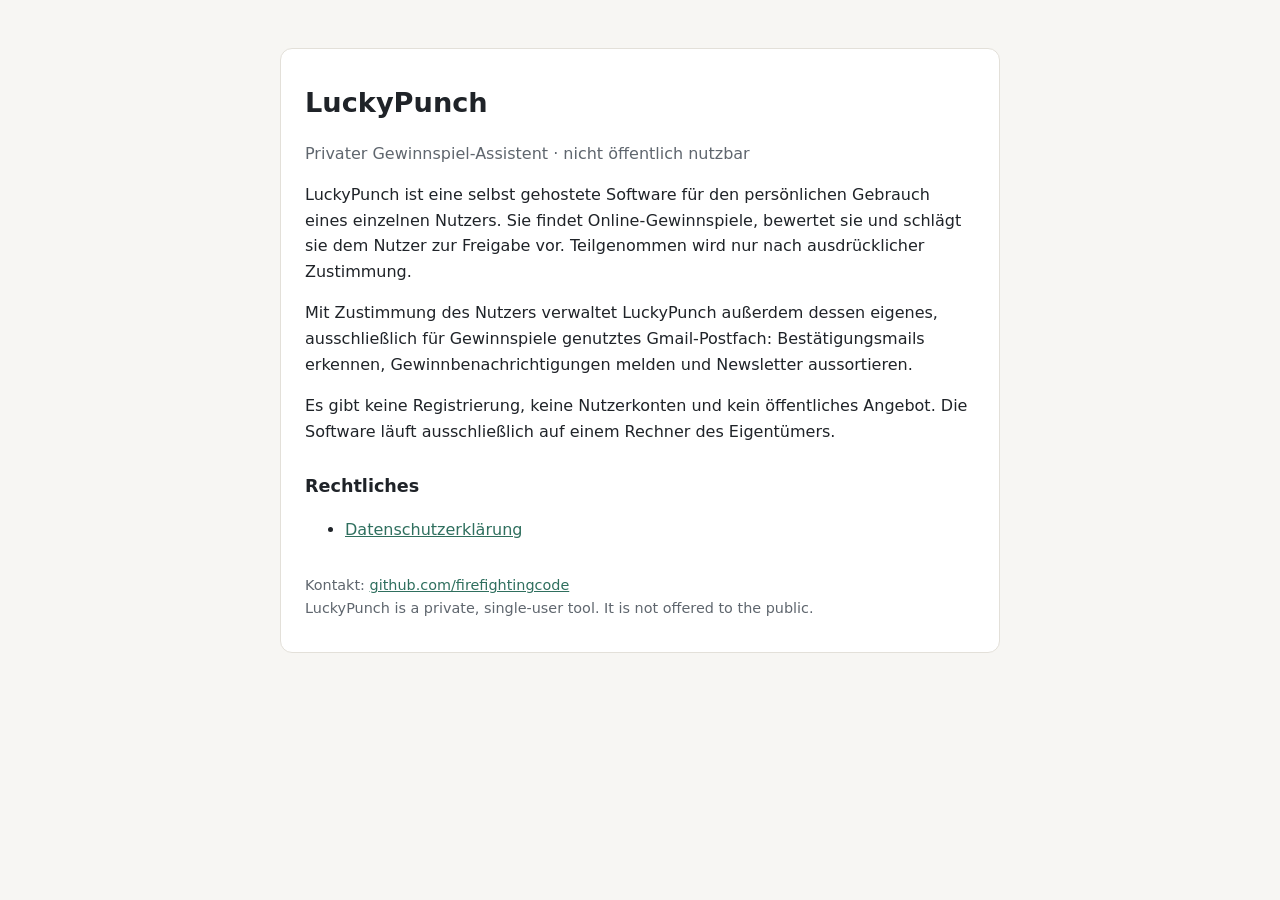
<file: index.html>
<!doctype html>
<html lang="de">
<head>
  <meta charset="utf-8">
  <meta name="viewport" content="width=device-width, initial-scale=1">
  <title>LuckyPunch</title>
  <meta name="description" content="LuckyPunch ist ein privater Gewinnspiel-Assistent für einen einzelnen Nutzer.">
  <link rel="stylesheet" href="style.css">
</head>
<body>
<main>
  <h1>LuckyPunch</h1>
  <p class="muted">Privater Gewinnspiel-Assistent · nicht öffentlich nutzbar</p>

  <p>
    LuckyPunch ist eine selbst gehostete Software für den persönlichen Gebrauch eines einzelnen
    Nutzers. Sie findet Online-Gewinnspiele, bewertet sie und schlägt sie dem Nutzer zur Freigabe
    vor. Teilgenommen wird nur nach ausdrücklicher Zustimmung.
  </p>
  <p>
    Mit Zustimmung des Nutzers verwaltet LuckyPunch außerdem dessen eigenes, ausschließlich für
    Gewinnspiele genutztes Gmail-Postfach: Bestätigungsmails erkennen, Gewinnbenachrichtigungen
    melden und Newsletter aussortieren.
  </p>
  <p>
    Es gibt keine Registrierung, keine Nutzerkonten und kein öffentliches Angebot. Die Software
    läuft ausschließlich auf einem Rechner des Eigentümers.
  </p>

  <h2>Rechtliches</h2>
  <ul>
    <li><a href="datenschutz.html">Datenschutzerklärung</a></li>
  </ul>

  <footer>
    Kontakt: <a href="https://github.com/firefightingcode">github.com/firefightingcode</a>
    <br><span lang="en">LuckyPunch is a private, single-user tool. It is not offered to the public.</span>
  </footer>
</main>
</body>
</html>
</file>
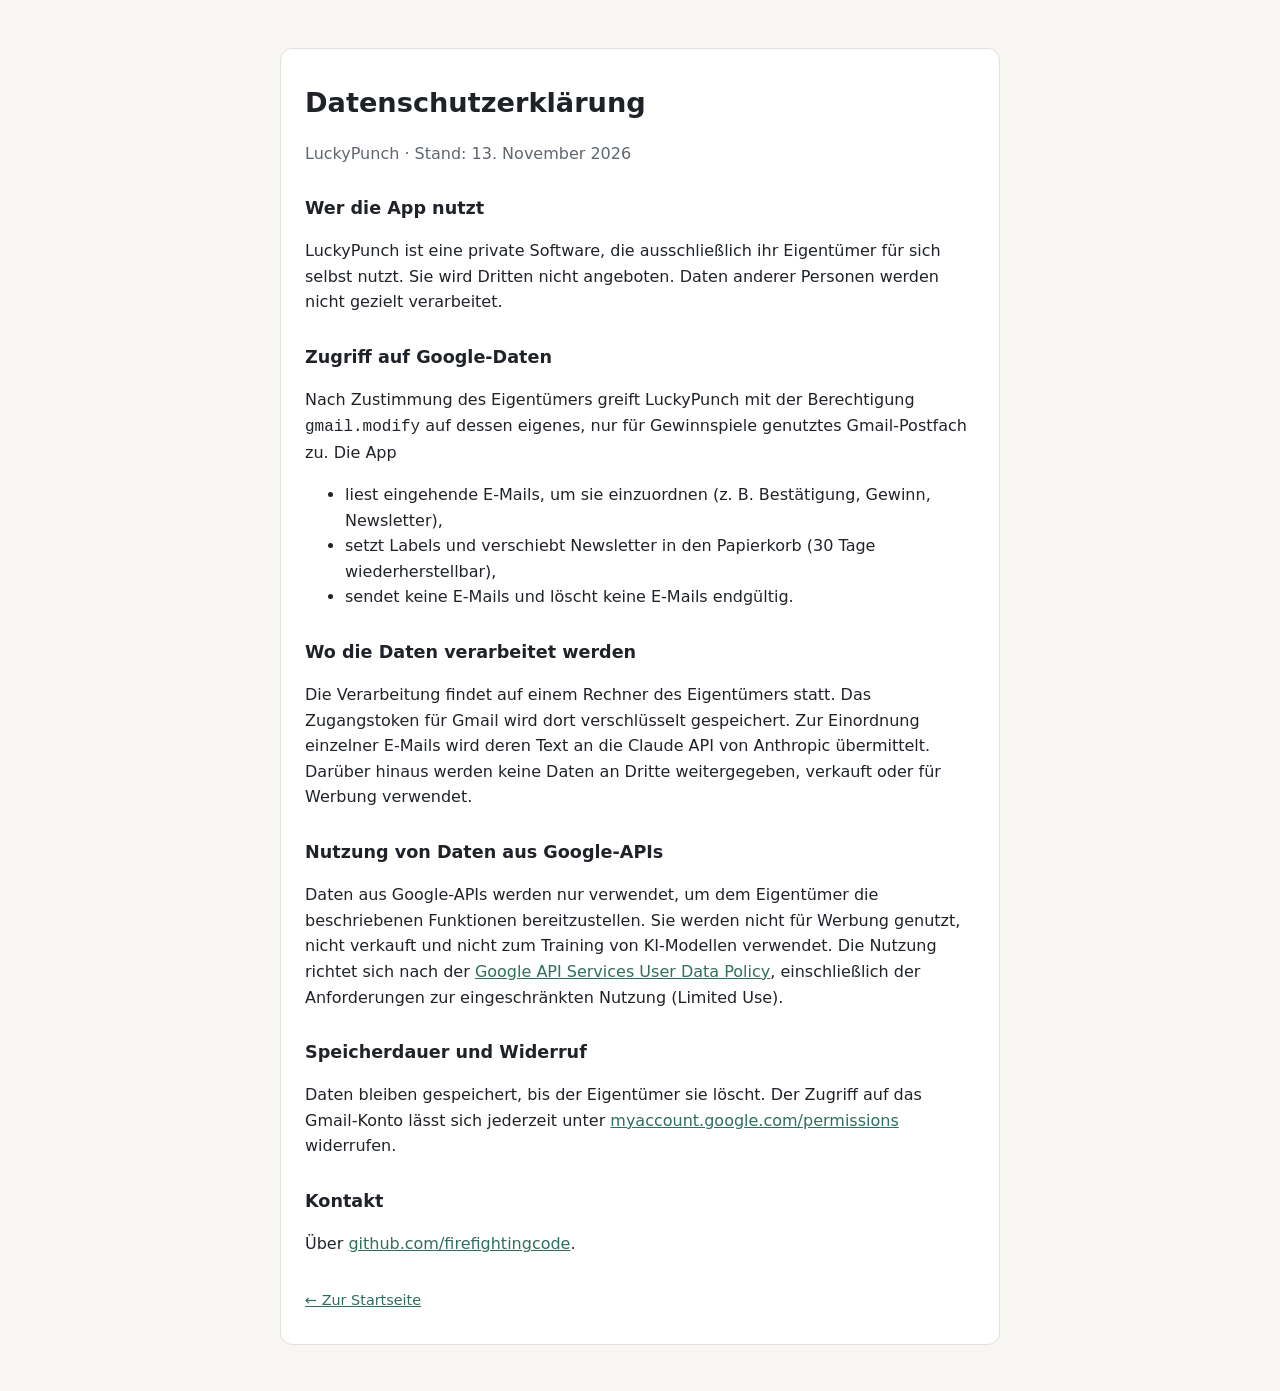
<file: datenschutz.html>
<!doctype html>
<html lang="de">
<head>
  <meta charset="utf-8">
  <meta name="viewport" content="width=device-width, initial-scale=1">
  <title>Datenschutz – LuckyPunch</title>
  <meta name="description" content="Datenschutzerklärung von LuckyPunch, einem privaten Gewinnspiel-Assistenten.">
  <link rel="stylesheet" href="style.css">
</head>
<body>
<main>
  <h1>Datenschutzerklärung</h1>
  <p class="muted">LuckyPunch · Stand: 13. November 2026</p>

  <h2>Wer die App nutzt</h2>
  <p>
    LuckyPunch ist eine private Software, die ausschließlich ihr Eigentümer für sich selbst nutzt.
    Sie wird Dritten nicht angeboten. Daten anderer Personen werden nicht gezielt verarbeitet.
  </p>

  <h2>Zugriff auf Google-Daten</h2>
  <p>
    Nach Zustimmung des Eigentümers greift LuckyPunch mit der Berechtigung
    <code>gmail.modify</code> auf dessen eigenes, nur für Gewinnspiele genutztes Gmail-Postfach zu.
    Die App
  </p>
  <ul>
    <li>liest eingehende E-Mails, um sie einzuordnen (z.&nbsp;B. Bestätigung, Gewinn, Newsletter),</li>
    <li>setzt Labels und verschiebt Newsletter in den Papierkorb (30 Tage wiederherstellbar),</li>
    <li>sendet keine E-Mails und löscht keine E-Mails endgültig.</li>
  </ul>

  <h2>Wo die Daten verarbeitet werden</h2>
  <p>
    Die Verarbeitung findet auf einem Rechner des Eigentümers statt. Das Zugangstoken für Gmail
    wird dort verschlüsselt gespeichert. Zur Einordnung einzelner E-Mails wird deren Text an die
    Claude API von Anthropic übermittelt. Darüber hinaus werden keine Daten an Dritte
    weitergegeben, verkauft oder für Werbung verwendet.
  </p>

  <h2>Nutzung von Daten aus Google-APIs</h2>
  <p>
    Daten aus Google-APIs werden nur verwendet, um dem Eigentümer die beschriebenen Funktionen
    bereitzustellen. Sie werden nicht für Werbung genutzt, nicht verkauft und nicht zum Training
    von KI-Modellen verwendet. Die Nutzung richtet sich nach der
    <a href="https://developers.google.com/terms/api-services-user-data-policy">Google API Services User Data Policy</a>,
    einschließlich der Anforderungen zur eingeschränkten Nutzung (Limited Use).
  </p>

  <h2>Speicherdauer und Widerruf</h2>
  <p>
    Daten bleiben gespeichert, bis der Eigentümer sie löscht. Der Zugriff auf das Gmail-Konto lässt
    sich jederzeit unter
    <a href="https://myaccount.google.com/permissions">myaccount.google.com/permissions</a>
    widerrufen.
  </p>

  <h2>Kontakt</h2>
  <p>Über <a href="https://github.com/firefightingcode">github.com/firefightingcode</a>.</p>

  <footer><a href="index.html">← Zur Startseite</a></footer>
</main>
</body>
</html>
</file>
<file: style.css>
:root {
  --bg: #f7f6f3;
  --text: #1f2328;
  --muted: #5f666e;
  --accent: #2f6f5e;
  --surface: #ffffff;
  --border: #e3e0d9;
}
@media (prefers-color-scheme: dark) {
  :root {
    --bg: #15171a;
    --text: #e7e9ec;
    --muted: #9aa1a9;
    --accent: #5fb59c;
    --surface: #1d2024;
    --border: #2e3237;
  }
}
* { box-sizing: border-box; }
body {
  margin: 0;
  background: var(--bg);
  color: var(--text);
  font: 16px/1.6 system-ui, -apple-system, "Segoe UI", sans-serif;
}
main {
  max-width: 720px;
  margin: 48px auto;
  padding: 32px 24px;
  background: var(--surface);
  border: 1px solid var(--border);
  border-radius: 12px;
}
@media (max-width: 760px) { main { margin: 16px; padding: 24px 16px; } }
h1 { font-size: 1.7rem; margin: 0 0 8px; }
h2 { font-size: 1.1rem; margin: 28px 0 8px; }
p, li { color: var(--text); }
.muted { color: var(--muted); }
a { color: var(--accent); }
footer { margin-top: 32px; font-size: 0.9rem; color: var(--muted); }
</file>
